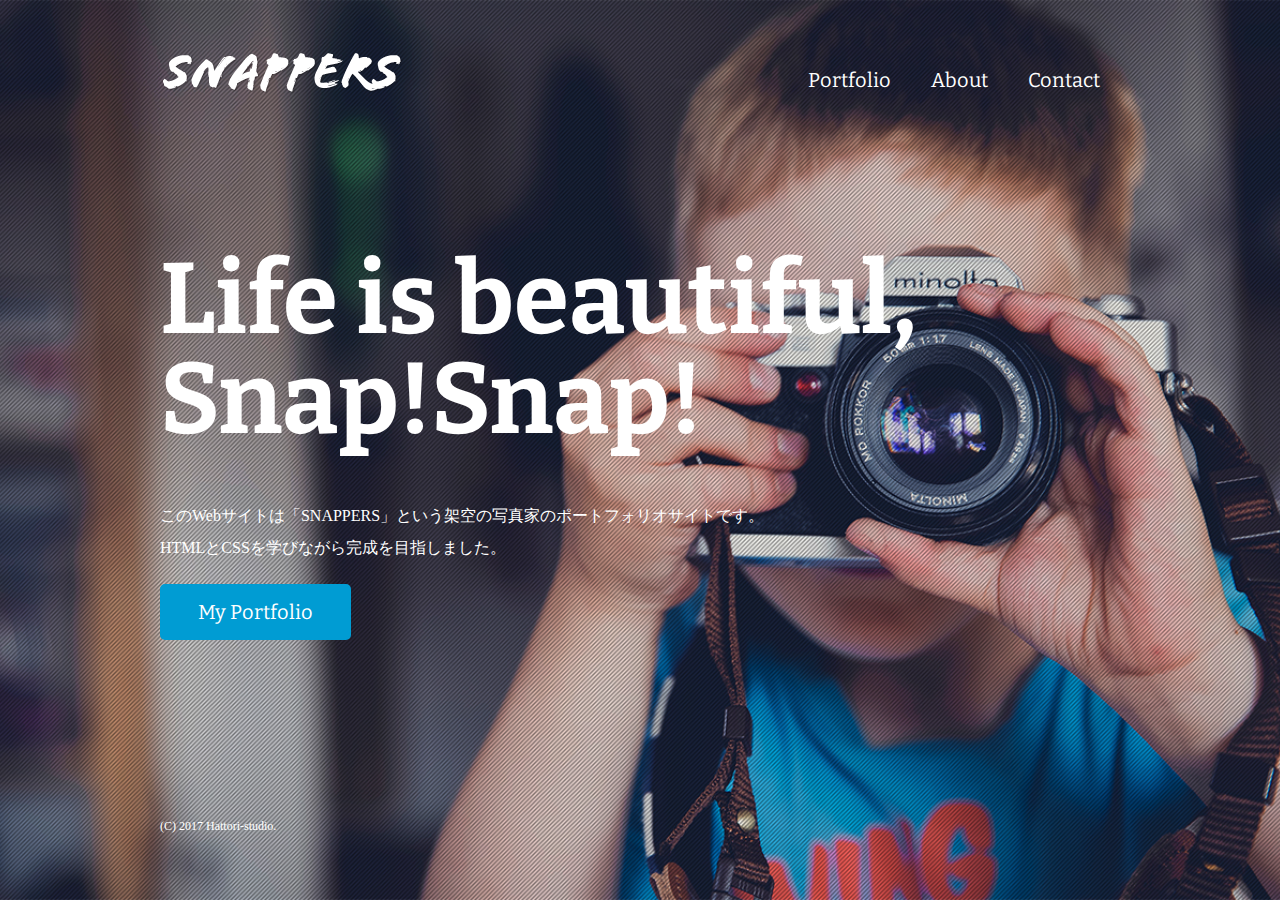
<file: index.html>
<!DOCTYPE html>
<html>

<head>
    <meta charset="utf-8" />
    <title>風景写真家「SNAPPERS」official Website</title>
    <link href="https://fonts.googleapis.com/css?family=Bitter:400,700" rel="stylesheet" />
    <link href="css/style.css" rel="stylesheet" />
    <!--googleフォント-->
    <link rel="icon" type="image/png" sizes="128x128" href="images/style.css" />
    <!--ファビコン-->
</head>

<body id="index">
    <!--id属性。トップページをほかのページと区別するための目印として機能します。ページごとに異なる指定ができる -->

    <!--header始まり -->
    <header>
        <div class="logo">
            <a href="index.html"><img src="images/logo.png" alt="SNAPPERS" /></a>
            <!--ロゴにトップページのリンクを設定する -->
        </div>
        <nav>
            <ul class="global-nav">
                <li><a href="portfolio.html">Portfolio</a></li>
                <!--ナビコンテンツはリンク化-->
                <li><a href="about.html">About</a></li>
                <li><a href="contact.html">Contact</a></li>
            </ul>
        </nav>
    </header>
    <!--header終わり-->

    <!--wrapper始まり-->
    <div id="wrap">
        <div class="content">
            <h1>Life is beautiful, Snap!Snap!</h1>
            <p>
                このWebサイトは「SNAPPERS」という架空の写真家のポートフォリオサイトです。<br />HTMLとCSSを学びながら完成を目指しました。
            </p>
            <p class="btn"><a href="portfolio.html">My Portfolio</a></p>
        </div>
    </div>
    <!--wrapper終わり-->

    <!-- footer始まり-->
    <footer>
        <small>(C) 2017 Hattori-studio.</small>
    </footer>
    <!-- footer終わり-->
</body>

</html>
</file>
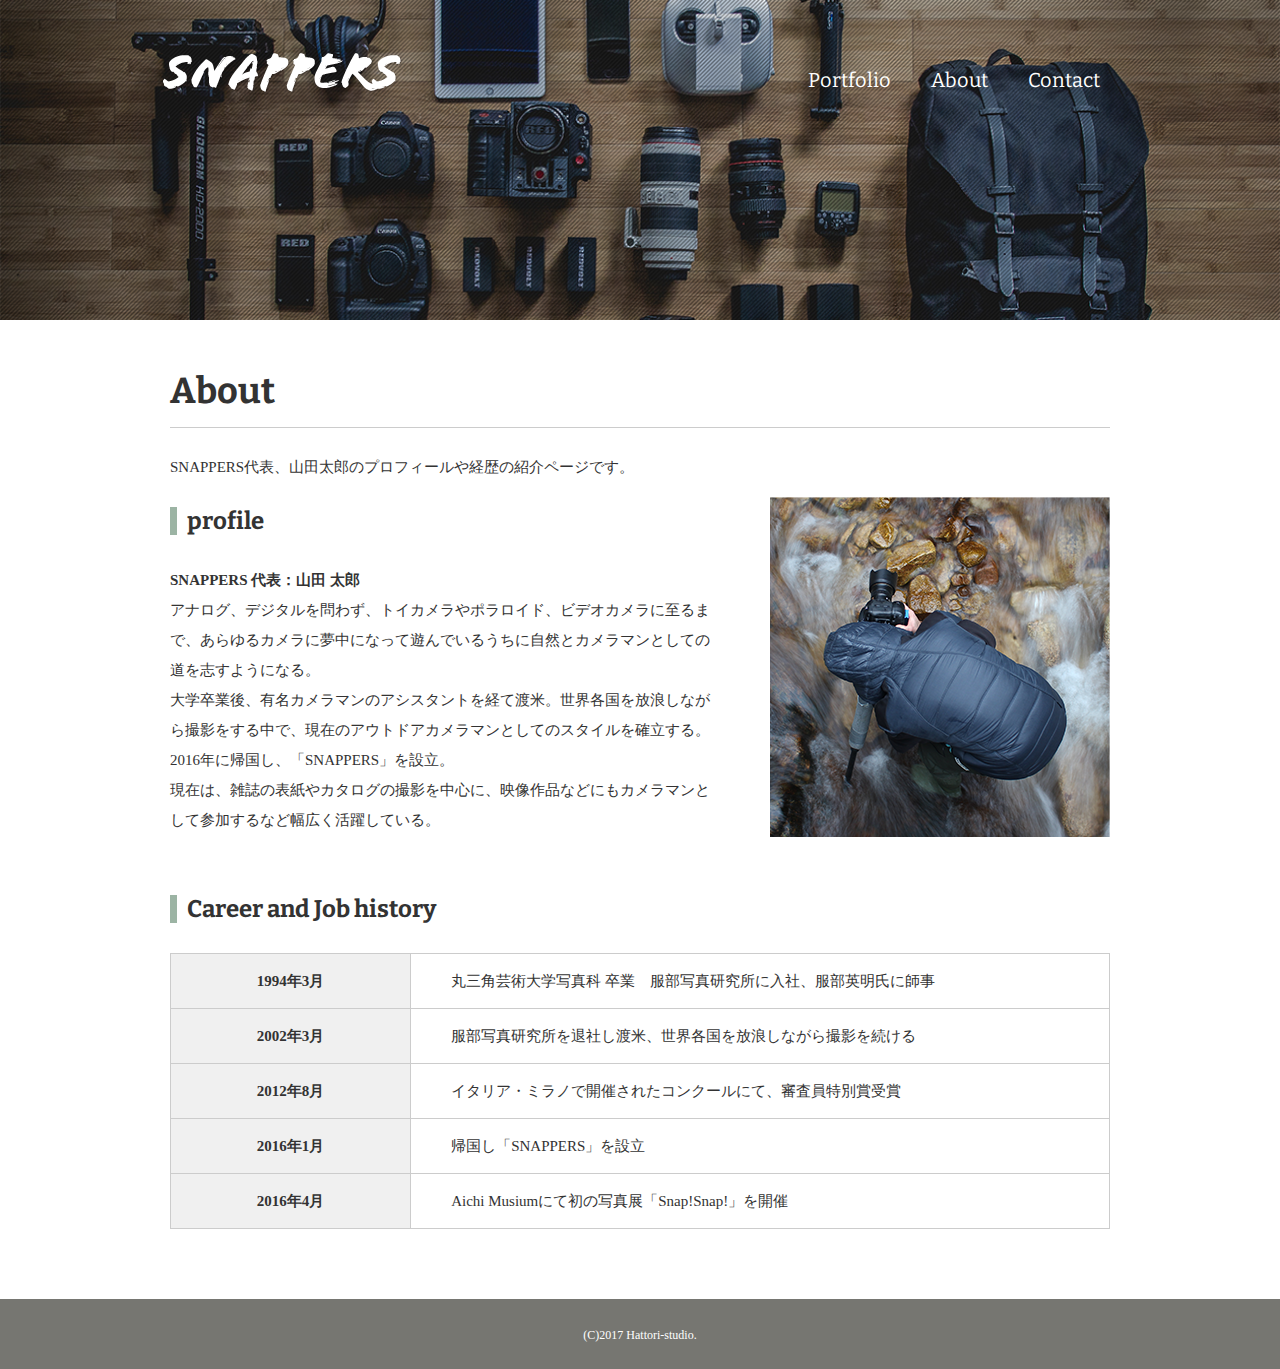
<file: about.html>
<!DOCTYPE html>
<html>
<head>
<meta charset="UTF-8">
<title>About | 風景写真家「SNAPPERS」</title>
<link href="https://fonts.googleapis.com/css?family=Bitter:400,700" rel="stylesheet">
<link href="css/style.css" rel="stylesheet">
</head>
<body id="about">
  
  <!-- header始まり -->
  <header>
    <div class="logo">
      <a href="index.html"><img src="images/logo.png" alt="SNAPPERS"></a>
    </div>
    <nav>
      <ul class="global-nav">
        <li><a href="portfolio.html">Portfolio</a></li>
        <li><a href="about.html">About</a></li>
        <li><a href="contact.html">Contact</a></li>
      </ul>
    </nav>
  </header>
  <!-- header終わり -->
  
  <!-- wrap始まり -->
  <div id="wrap">
    <div class="content">
      <!-- コンテンツエリア作成 -->
      <div class="main-center">
        <h1>About</h1>
        <p>SNAPPERS代表、山田太郎のプロフィールや経歴の紹介ページです。</p>

        <!-- プロフィールのセクション-->
        <section class="profile clearfix">
          <!-- プロフィールのテキストエリア-->
          <div class="profile-txt">
            <h2 class="icon">profile</h2>
            <p><span>SNAPPERS 代表：山田 太郎</span><br>
              アナログ、デジタルを問わず、トイカメラやポラロイド、ビデオカメラに至るまで、あらゆるカメラに夢中になって遊んでいるうちに自然とカメラマンとしての道を志すようになる。<br>
              大学卒業後、有名カメラマンのアシスタントを経て渡米。世界各国を放浪しながら撮影をする中で、現在のアウトドアカメラマンとしてのスタイルを確立する。2016年に帰国し、「SNAPPERS」を設立。<br>
              現在は、雑誌の表紙やカタログの撮影を中心に、映像作品などにもカメラマンとして参加するなど幅広く活躍している。</p>
          </div>
          <!-- プロフィールの画像エリア-->
          <img src="images/about-profile.png" alt="山田太郎プロフィール画像" class="profile-image">
        </section>
          <!-- 経歴セクション-->
          <section class="career">
            <h2 class="icon">Career and Job history</h2>
            <table>
              <tr>
                <th>1994年3月</th>
                <td>丸三角芸術大学写真科 卒業　服部写真研究所に入社、服部英明氏に師事</td>
              </tr>
              <tr>
                <th>2002年3月</th>
                <td>服部写真研究所を退社し渡米、世界各国を放浪しながら撮影を続ける</td>
              </tr>
              <tr>
                <th>2012年8月</th>
                <td>イタリア・ミラノで開催されたコンクールにて、審査員特別賞受賞</td>
              </tr>
              <tr>
                <th>2016年1月</th>
                <td>帰国し「SNAPPERS」を設立</td>
              </tr>
              <tr>
                <th>2016年4月</th>
                <td>Aichi Musiumにて初の写真展「Snap!Snap!」を開催</td>
              </tr>
            </table>
          </section>
      </div>
    </div>
  </div>
  <!-- wrap終わり -->
  
  <!-- footer始まり -->
  <footer>
    <small>(C)2017 Hattori-studio.</small>
  </footer>
  <!-- footer終わり -->
  
</body>
</html>
</file>
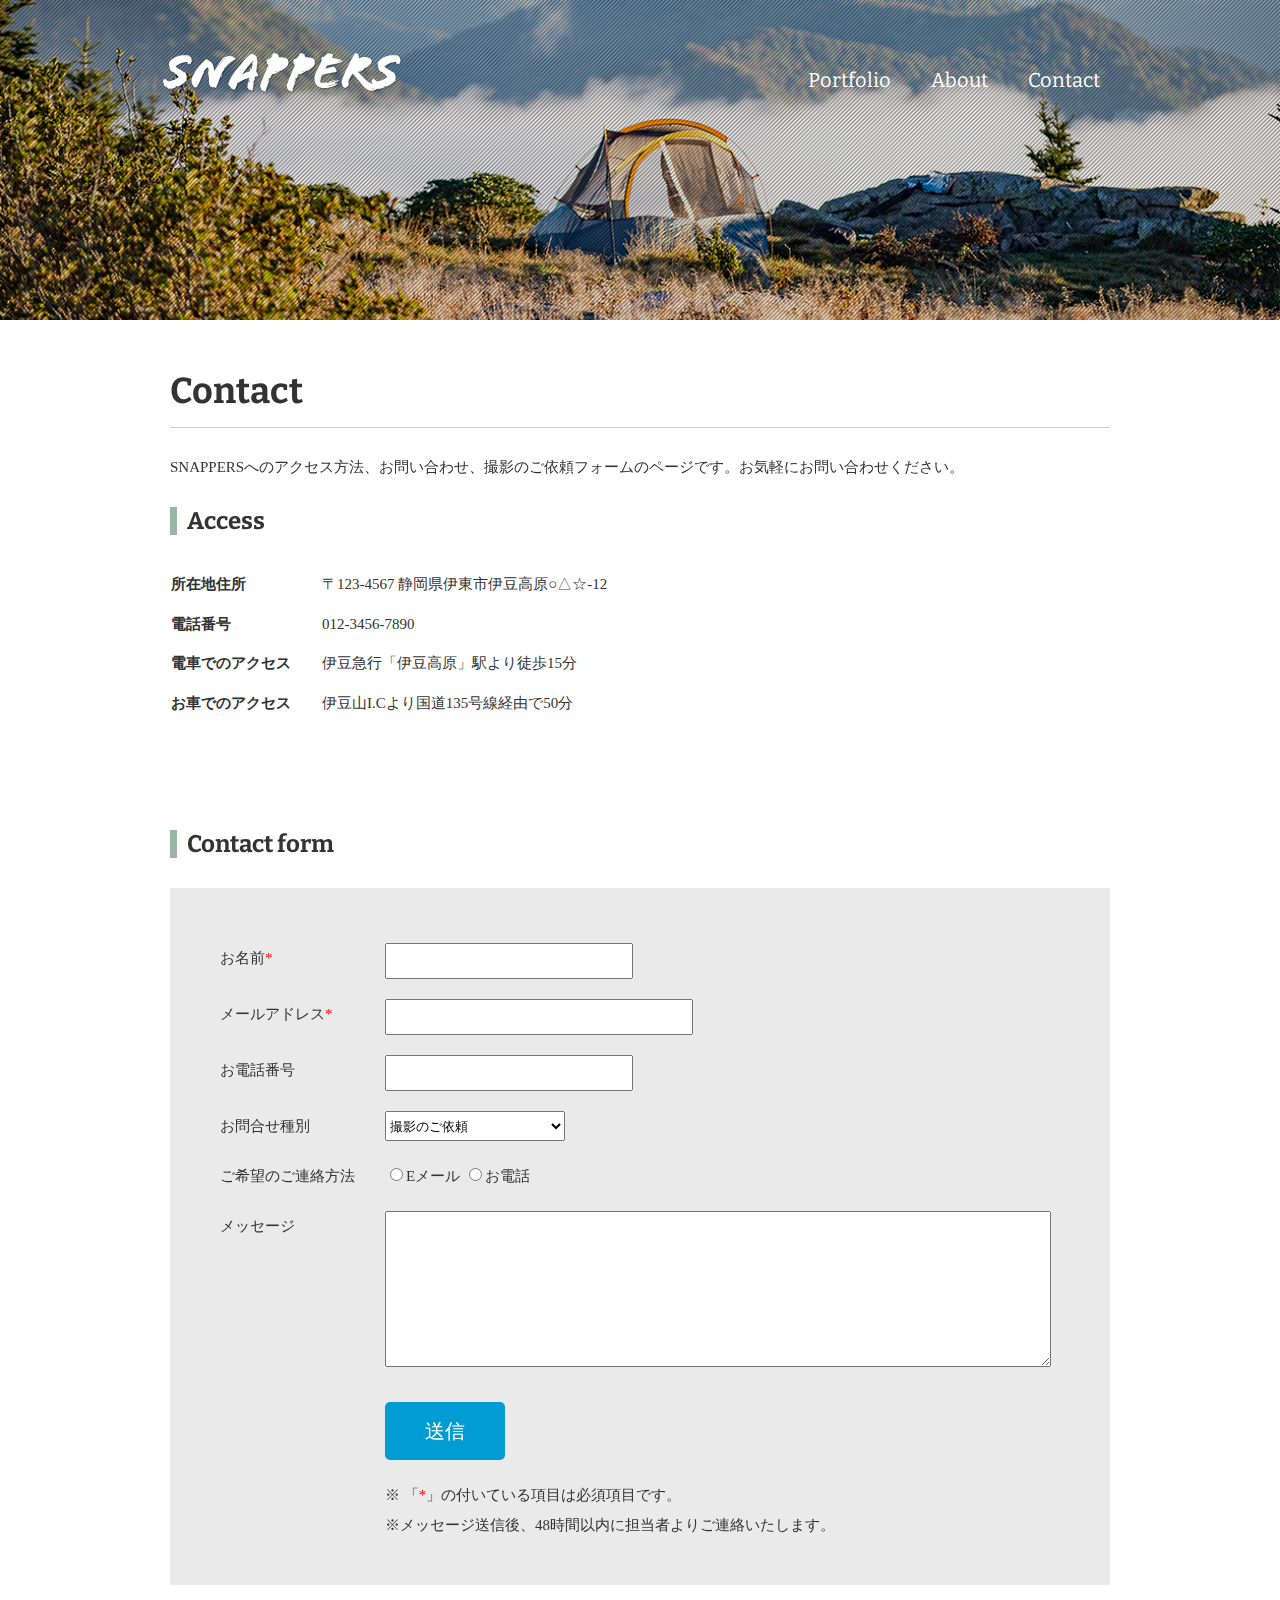
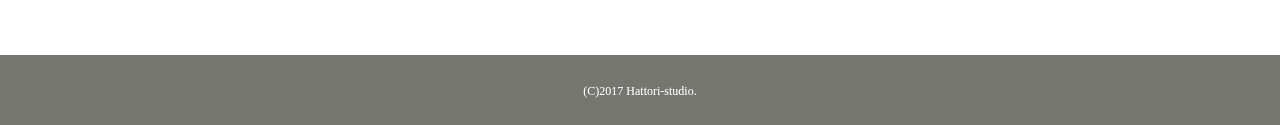
<file: contact.html>
<!DOCTYPE html>
<html>

<head>
    <meta charset="UTF-8">
    <title>Contact | 風景写真家「SNAPPERS」</title>
    <link href="https://fonts.googleapis.com/css?family=Bitter:400,700" rel="stylesheet">
    <link href="css/style.css" rel="stylesheet">
</head>

<body id="contact">
    <!-- header始まり -->
    <header>
        <div class="logo">
            <a href="index.html"><img src="images/logo.png" alt="SNAPPERS"></a>
        </div>
        <nav>
            <ul class="global-nav">
                <li><a href="portfolio.html">Portfolio</a></li>
                <li><a href="about.html">About</a></li>
                <li><a href="contact.html">Contact</a></li>
            </ul>
        </nav>
    </header>
    <!-- header終わり -->

    <!-- wrap始まり -->
    <div id="wrap">
        <div class="content">
            <div class="main-center">
                <h1>Contact</h1>
                <p>SNAPPERSへのアクセス方法、お問い合わせ、撮影のご依頼フォームのページです。お気軽にお問い合わせください。</p>
                <section class="access clearfix">
                    <h2 class="icon">Access</h2>
                    <table>
                        <tr>
                            <th>所在地住所</th>
                            <td>〒123-4567 静岡県伊東市伊豆高原○△☆-12</td>
                        </tr>
                        <tr>
                            <th>電話番号</th>
                            <td>012-3456-7890</td>
                        </tr>
                        <tr>
                            <th>電車でのアクセス</th>
                            <td>伊豆急行「伊豆高原」駅より徒歩15分</td>
                        </tr>
                        <tr>
                            <th>お車でのアクセス</th>
                            <td>伊豆山I.Cより国道135号線経由で50分</td>
                        </tr>
                    </table>
                    <iframe src="https://www.google.com/maps/embed?pb=!1m18!1m12!1m3!1d3273.1425016216936!2d139.1061616154649!3d34.87776778122144!2m3!1f0!2f0!3f0!3m2!1i1024!2i768!4f13.1!3m3!1m2!1s0x6019dcd319ce2d9f%3A0xbc111be9ad0e0569!2z5LyK6LGG6auY5Y6f!5e0!3m2!1sja!2sjp!4v1494779533095"
                        width="460" height="220" frameborder="0" style="border:0" allowfullscreen></iframe>
                </section>
                <!-- フォームセクション-->
                <section>
                    <h2 class="icon">Contact form</h2>
                    <div class="form">
                        <form>
                            <dl>
                                <dt><span class="required">お名前</span></dt>
                                <dd><input type="text" name="name" class="name" required></dd>
                                <dt><span class="required">メールアドレス</span></dt>
                                <dd><input type="email" name="email" class="email" required></dd>
                                <dt>お電話番号</dt>
                                <dd><input type="tel" name="tel" class="tel"></dd>
                                <dt>お問合せ種別</dt>
                                <dd>
                                    <select name="type" class="type">
                              <option value="撮影のご依頼">撮影のご依頼</option>
                              <option value="講演・各種メディア出演のご依頼">講演・各種メディア出演のご依頼</option>
                              <option value="その他お問い合わせ">その他お問い合わせ</option>
                            </select>
                                </dd>
                                <dt>ご希望のご連絡方法</dt>
                                <dd>
                                    <input type="radio" name="contact" value="Eメール">Eメール
                                    <input type="radio" name="contact" value="お電話">お電話
                                </dd>
                                <dt>メッセージ</dt>
                                <dd><textarea name="message" class="message"></textarea></dd>
                            </dl>
                            <button type="submit" class="btn" value="送信">送信</button>
                        </form>
                        <div class="attention">
                            <p>※ 「<span class="required"></span>」の付いている項目は必須項目です。<br>※メッセージ送信後、48時間以内に担当者よりご連絡いたします。</p>
                        </div>
                    </div>
                </section>
            </div>
        </div>
    </div>
    <!-- wrap終わり -->

    <!-- footer始まり -->
    <footer>
        <small>(C)2017 Hattori-studio.</small>
    </footer>
    <!-- footer終わり -->

</body>

</html>
</file>
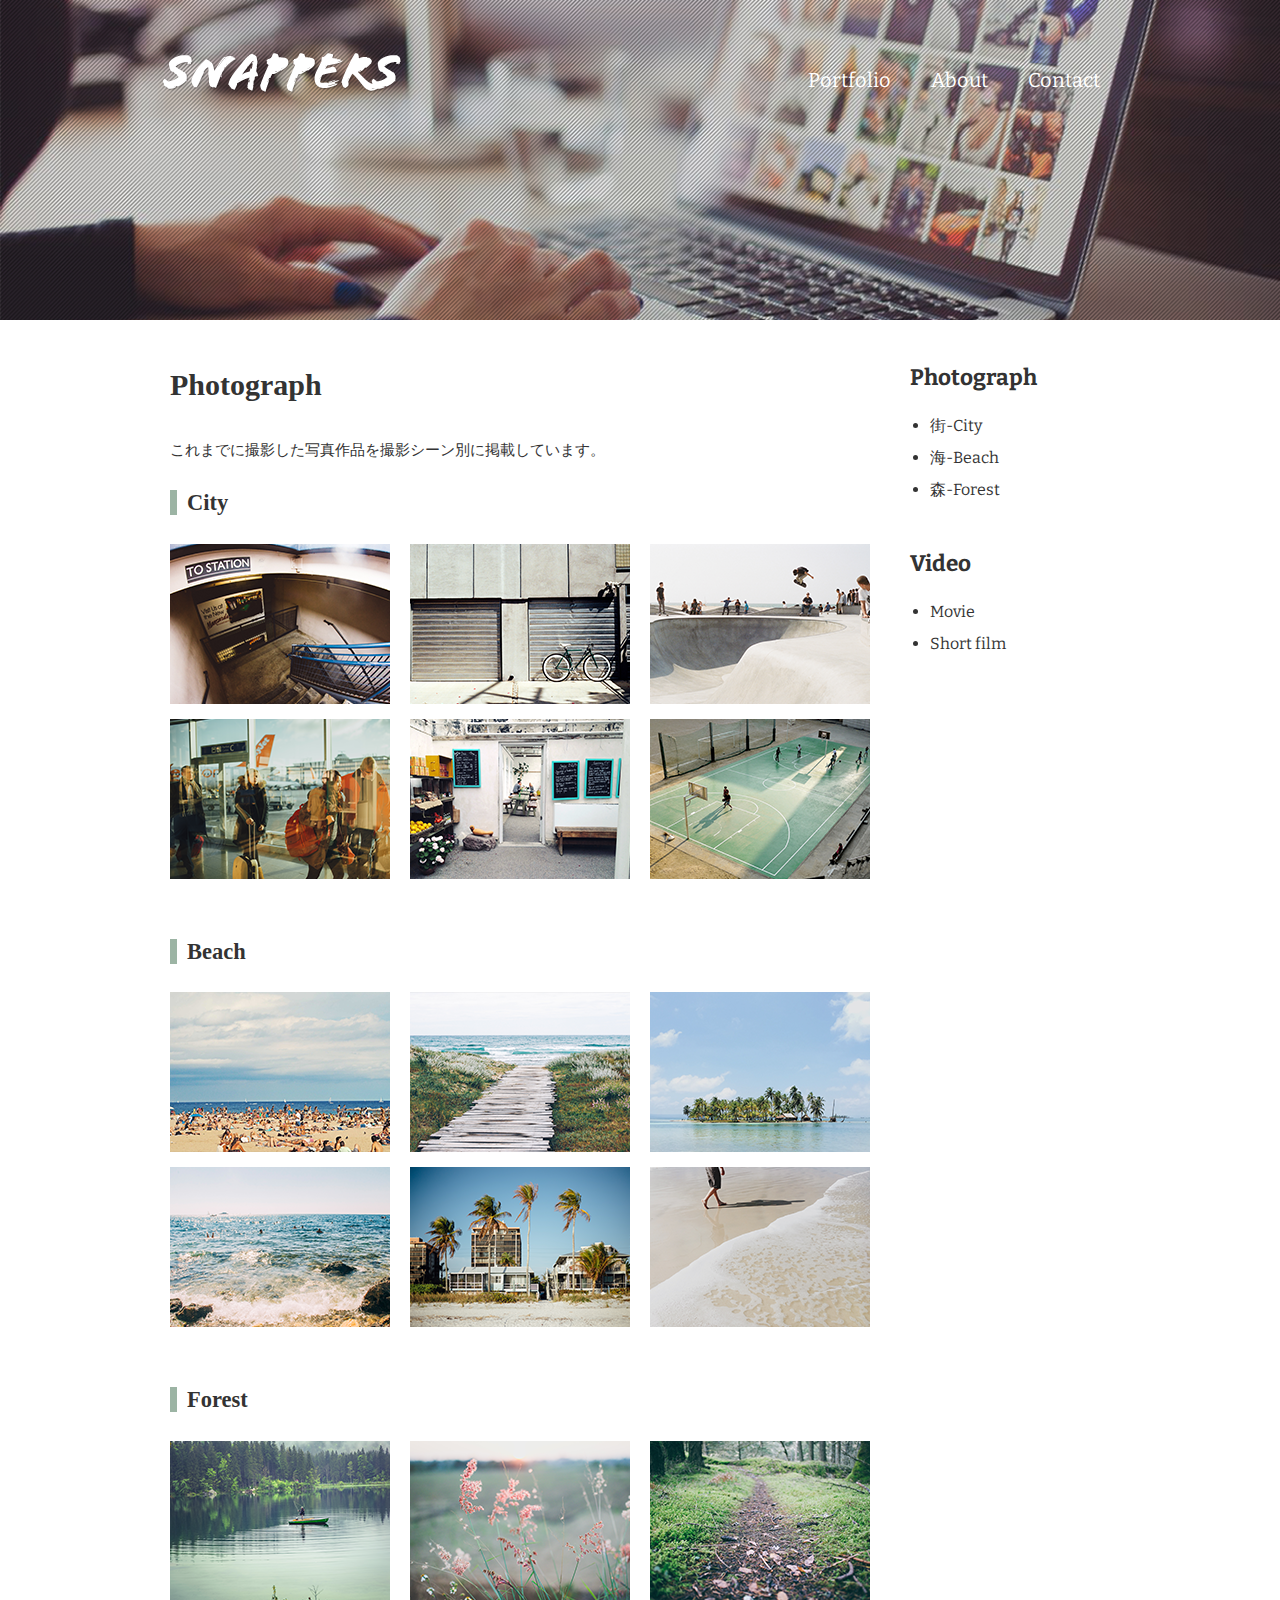
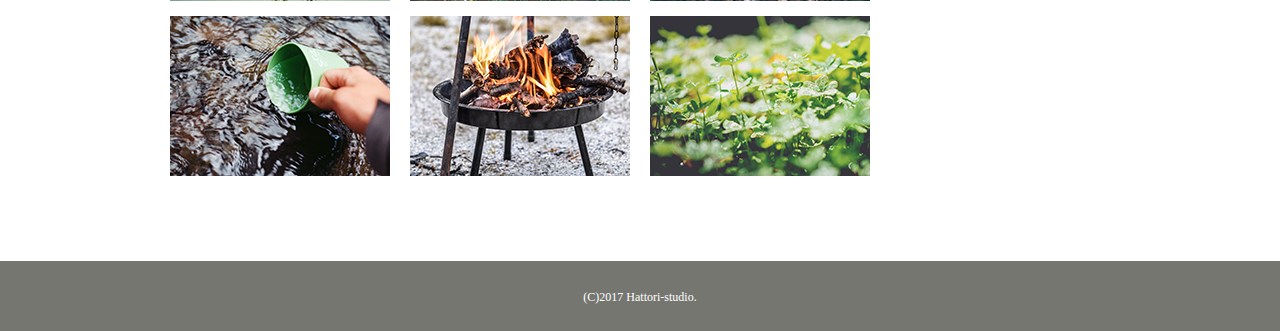
<file: photograph.html>
<!DOCTYPE html>
<html>
<head>
<meta charset="UTF-8">
<title>Photograph｜風景写真家「SNAPPERS」</title>
<link href="https://fonts.googleapis.com/css?family=Bitter:400,700" rel="stylesheet">
<link href="css/style.css" rel="stylesheet">
</head>
<body id="photograph">
  
  <!-- header始まり -->
  <header>
    <div class="logo">
      <a href="index.html"><img src="images/logo.png" alt="SNAPPERS"></a>
    </div>
    <nav>
      <ul class="global-nav">
        <li><a href="portfolio.html">Portfolio</a></li>
        <li><a href="about.html">About</a></li>
        <li><a href="contact.html">Contact</a></li>
      </ul>
    </nav>
  </header>
  <!-- header終わり -->
  
  <!-- wrap始まり -->
  <div id="wrap" class="clearfix">
    <div class="content">
      <div class="main">
        <h1>Photograph</h1>
        <p>これまでに撮影した写真作品を撮影シーン別に掲載しています。</p>
        <section id="city">
          <h2 class="icon">City</h2>
          <ul class="clearfix photograph-list">
            <li><img src="images/photograph-city-01.png" alt="駅への階段"></li>
            <li><img src="images/photograph-city-02.png" alt="自転車とシャッター"></li>
            <li><img src="images/photograph-city-03.png" alt="スケートパーク"></li>
            <li><img src="images/photograph-city-04.png" alt="エアポート"></li>
            <li><img src="images/photograph-city-05.png" alt="雑貨を扱う店舗"></li>
            <li><img src="images/photograph-city-06.png" alt="ストリートバスケ"></li>
          </ul>
        </section>
        <section id="beach">
          <h2 class="icon">Beach</h2>
          <ul class="clearfix photograph-list">
            <li><img src="images/photograph-beach-01.png" alt="海水浴場"></li>
            <li><img src="images/photograph-beach-02.png" alt="ビーチへ続く道"></li>
            <li><img src="images/photograph-beach-03.png" alt="離れ小島"></li>
            <li><img src="images/photograph-beach-04.png" alt="岩場と波"></li>
            <li><img src="images/photograph-beach-05.png" alt="ヤシの木"></li>
            <li><img src="images/photograph-beach-06.png" alt="波打ち際"></li>
          </ul>
        </section>
        <section id="forest">
          <h2 class="icon">Forest</h2>
          <ul class="clearfix photograph-list">
            <li><img src="images/photograph-forest-01.png" alt="池と小舟"></li>
            <li><img src="images/photograph-forest-02.png" alt="可憐な花"></li>
            <li><img src="images/photograph-forest-03.png" alt="森の小径"></li>
            <li><img src="images/photograph-forest-04.png" alt="清流をカップで掬う"></li>
            <li><img src="images/photograph-forest-05.png" alt="焚き火台"></li>
            <li><img src="images/photograph-forest-06.png" alt="新芽と若葉"></li>
          </ul>
        </section>
      </div>
      <aside class="sidebar">
        <section>
          <h2>Photograph</h2>
          <ul>
            <li><a href="photograph.html#city">街-City</a></li>
            <li><a href="photograph.html#beach">海-Beach</a></li>
            <li><a href="photograph.html#forest">森-Forest</a></li>
          </ul>
        </section>
        <section>
          <h2>Video</h2>
          <ul>
            <li><a href="video.html#movie">Movie</a></li>
            <li><a href="video.html#short-film">Short film</a></li>
          </ul>
        </section>
      </aside>
    </div>
  </div>
  <!-- wrap終わり -->
  
  <!-- footer始まり -->
  <footer>
    <small>(C)2017 Hattori-studio.</small>
  </footer>
  <!-- footer終わり -->
  
</body>
</html>
</file>
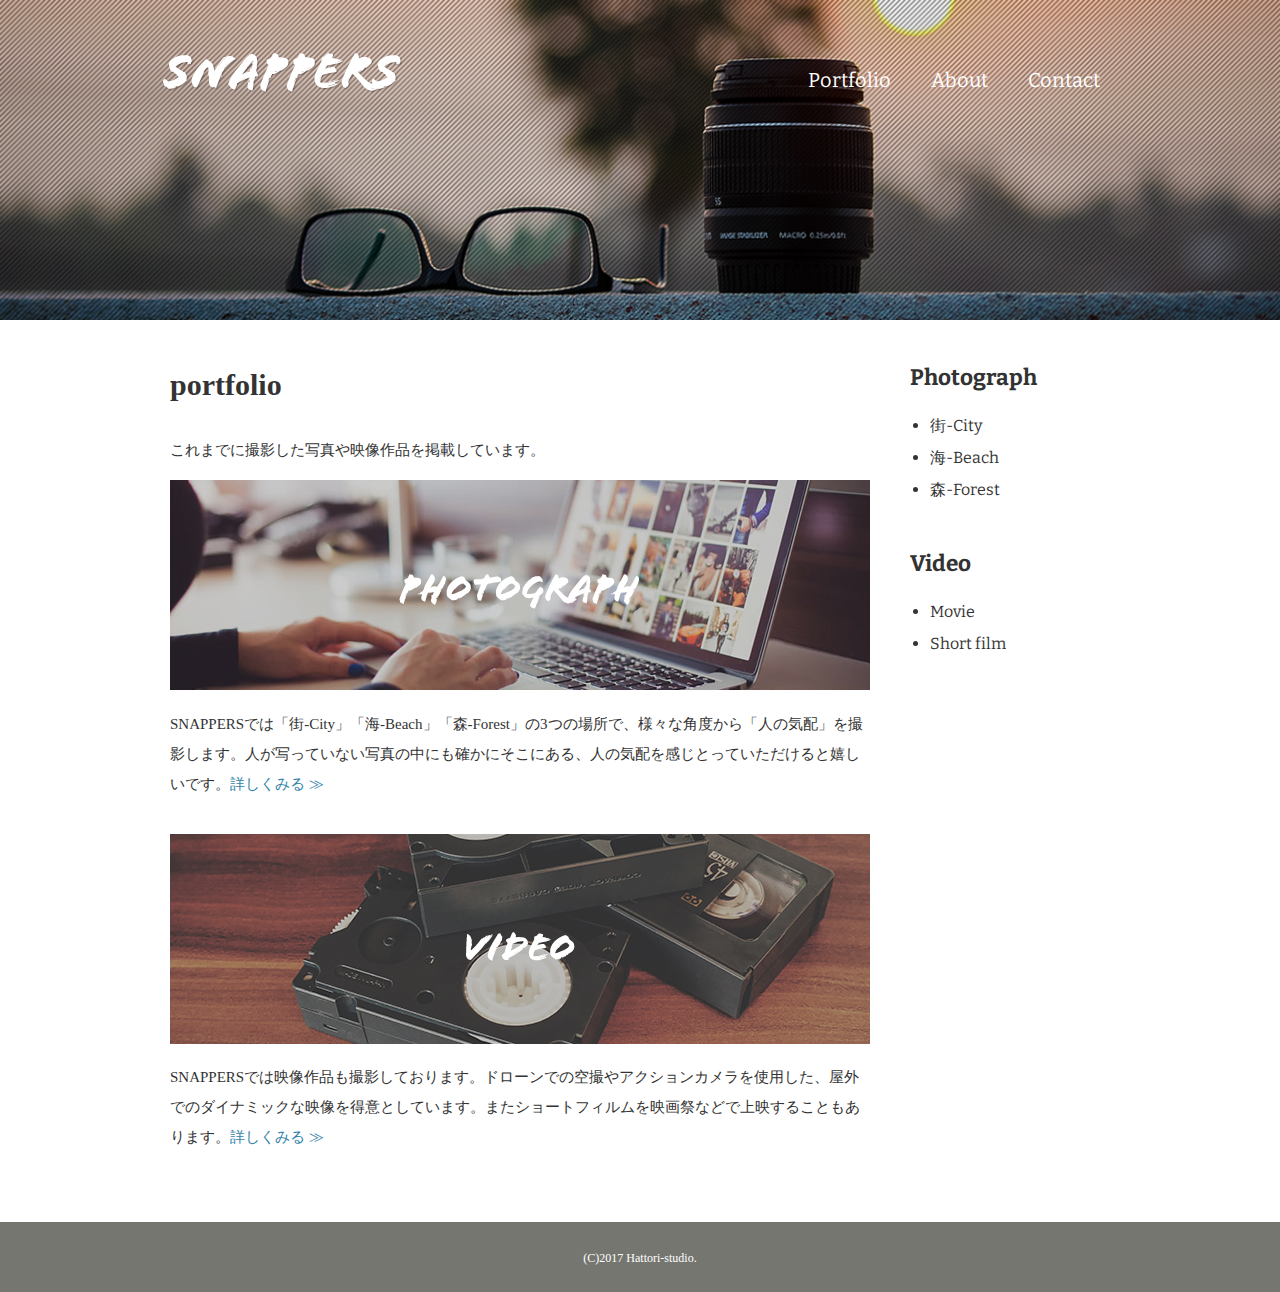
<file: portfolio.html>
<!DOCTYPE html>
<html>

<head>
    <meta charset="UTF-8" />
    <title>portfolio | 風景写真家「SNAPPERS」</title>
    <link href="https://fonts.googleapis.com/css?family=Bitter:400,700" rel="stylesheet" />
    <link href="css/style.css" rel="stylesheet" />

    <!-- レスポンシブルデザイン関係 -->
    <meta name="viewport" content="width=device-width, initial-scale=1">

</head>

<body id="portfolio">
    <!-- header始まり -->
    <header>
        <div class="logo">
            <a href="index.html"><img src="images/logo.png" alt="SNAPPERS" /></a>
        </div>
        <nav>
            <ul class="global-nav">
                <li><a href="portfolio.html">Portfolio</a></li>
                <li><a href="about.html">About</a></li>
                <li><a href="contact.html">Contact</a></li>
            </ul>
        </nav>
    </header>
    <!-- header終わり -->

    <!-- wrap始まり -->
    <div id="wrap" class="clearfix">
        <div class="content">
            <!-- メインエリア -->
            <div class="main">
                <h1>portfolio</h1>
                <p>これまでに撮影した写真や映像作品を掲載しています。</p>
                <section>
                    <!-- sectionクラスなのでPHOTOGRAPHを見出しにする。 -->
                    <h2>
                        <a href="photograph.html"><img src="images/portfolio-photo.jpg" alt="PHOTOGRAPH" /></a>
                    </h2>
                    <p>
                        SNAPPERSでは「街-City」「海-Beach」「森-Forest」の3つの場所で、様々な角度から「人の気配」を撮影します。人が写っていない写真の中にも確かにそこにある、人の気配を感じとっていただけると嬉しいです。<a href="photograph.html">詳しくみる ≫</a
              >
            </p>
          </section>

          <section>
            <h2>
              <a href="video.html"
                ><img src="images/portfolio-video.jpg" alt="VIDEO"
              /></a>
                        </h2>
                        <p>
                            SNAPPERSでは映像作品も撮影しております。ドローンでの空撮やアクションカメラを使用した、屋外でのダイナミックな映像を得意としています。またショートフィルムを映画祭などで上映することもあります。<a href="video.html">詳しくみる ≫</a
              >
            </p>
          </section>
        </div>

        <!-- サイドエリア -->
        <aside class="sidebar">
          <section>
            <h2>Photograph</h2>
            <ul>
              <li><a href="photograph.html#city">街-City</a></li>
                            <li><a href="photograph.html#beach">海-Beach</a></li>
                            <li><a href="photograph.html#forest">森-Forest</a></li>
                            </ul>
                </section>
                <section>
                    <h2>Video</h2>
                    <ul>
                        <li><a href="video.html#movie">Movie</a></li>
                        <li><a href="video.html#short-film">Short film</a></li>
                    </ul>
                </section>
                </aside>
            </div>
        </div>
        <!-- wrap終わり -->

        <!-- footer始まり -->
        <footer>
            <small>(C)2017 Hattori-studio.</small>
        </footer>
        <!-- footer終わり -->
</body>

</html>
</file>
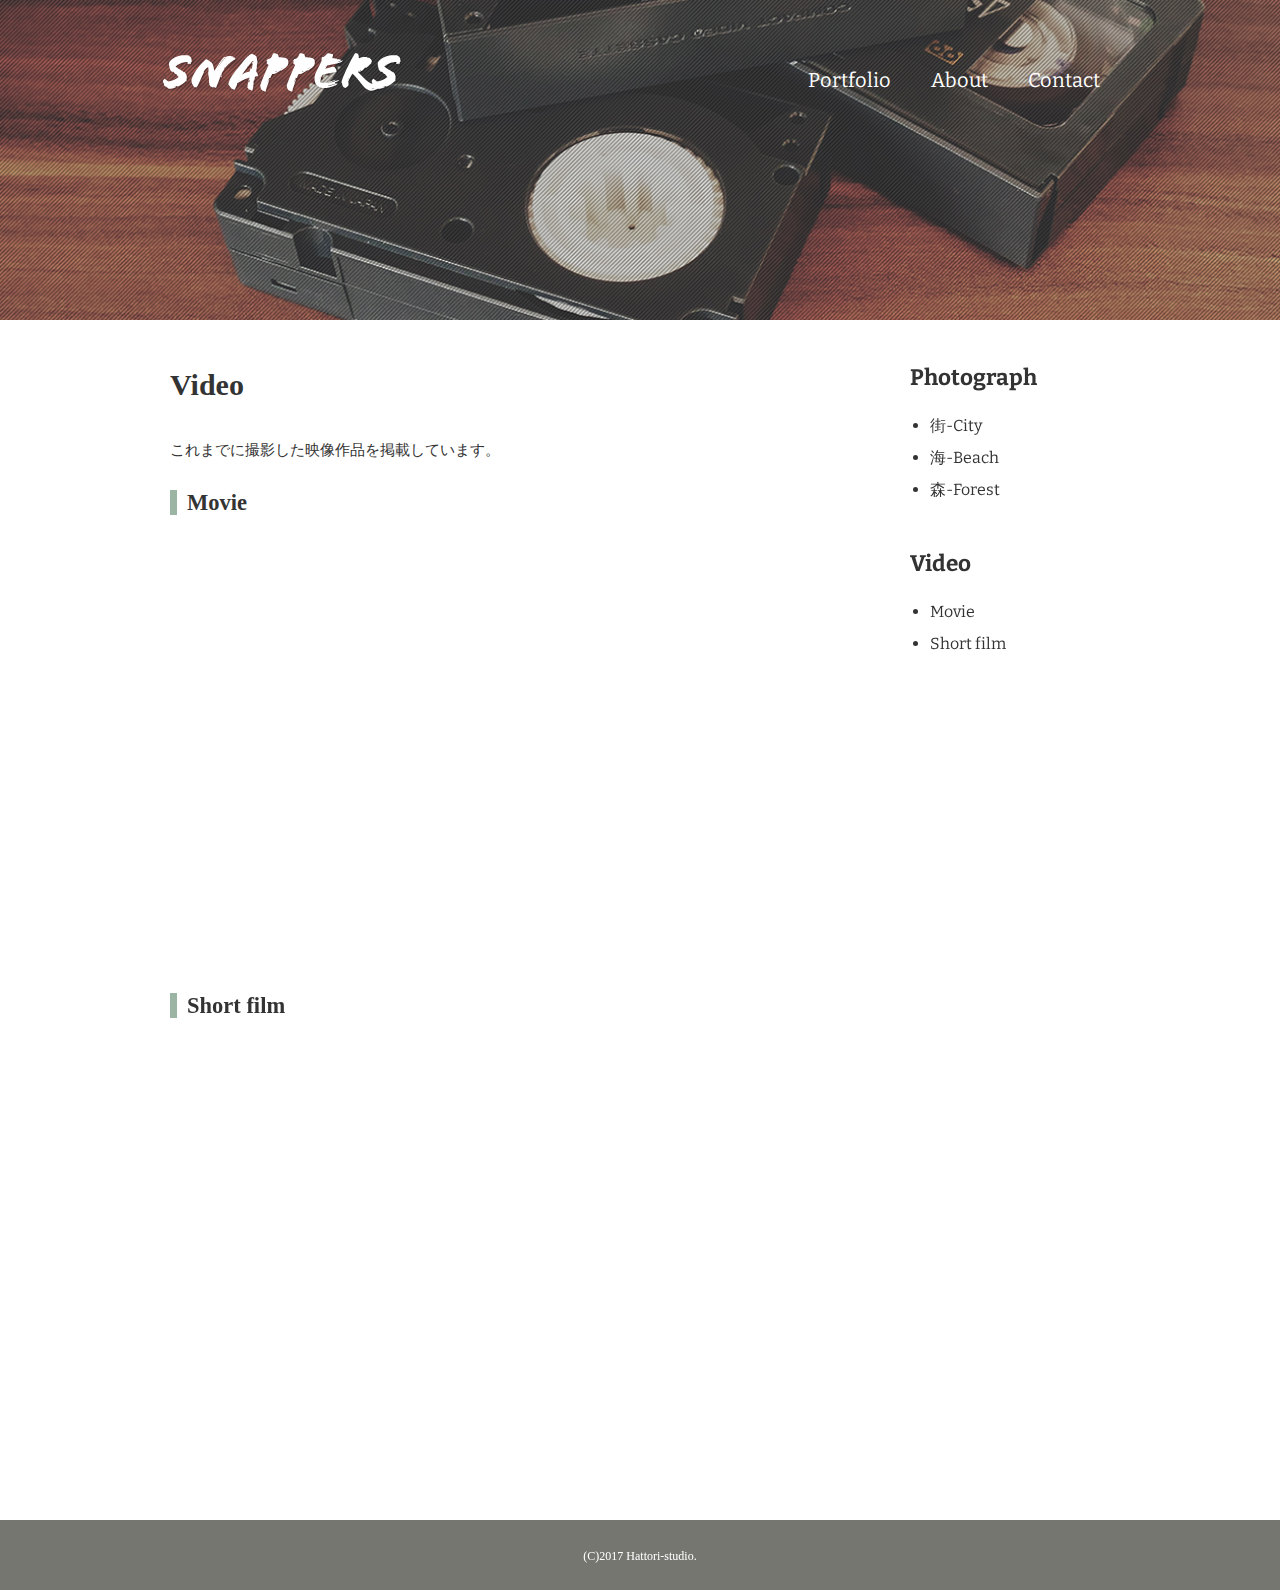
<file: video.html>
<!DOCTYPE html>
<html>

<head>
    <meta charset="UTF-8">
    <title>Video｜風景写真家「SNAPPERS」</title>
    <link href="https://fonts.googleapis.com/css?family=Bitter:400,700" rel="stylesheet">
    <link href="css/style.css" rel="stylesheet">
</head>

<body id="video">

    <!-- header始まり -->
    <header>
        <div class="logo">
            <a href="index.html"><img src="images/logo.png" alt="SNAPPERS"></a>
        </div>
        <nav>
            <ul class="global-nav">
                <li><a href="portfolio.html">Portfolio</a></li>
                <li><a href="about.html">About</a></li>
                <li><a href="contact.html">Contact</a></li>
            </ul>
        </nav>
    </header>
    <!-- header終わり -->

    <!-- wrap始まり -->
    <div id="wrap" class="clearfix">
        <div class="content">
            <div class="main">
                <h1>Video</h1>
                <p>これまでに撮影した映像作品を掲載しています。</p>
                <section id="movie">
                    <h2 class="icon">Movie</h2>
                    <iframe width="700" height="394" src="https://www.youtube.com/embed/DgNOX9lfck8" frameborder="0" allow="accelerometer; autoplay; encrypted-media; gyroscope; picture-in-picture" allowfullscreen></iframe>
                </section>
                <section id="short-film">
                    <h2 class="icon">Short film</h2>
                    <iframe width="700" height="394" src="https://www.youtube.com/embed/NSojQoROjHk" frameborder="0" allow="accelerometer; autoplay; encrypted-media; gyroscope; picture-in-picture" allowfullscreen></iframe>
                </section>
            </div>
            <aside class="sidebar">
                <section>
                    <h2>Photograph</h2>
                    <ul>
                        <li><a href="photograph.html#city">街-City</a></li>
                        <li><a href="photograph.html#beach">海-Beach</a></li>
                        <li><a href="photograph.html#forest">森-Forest</a></li>
                    </ul>
                </section>
                <section>
                    <h2>Video</h2>
                    <ul>
                        <li><a href="video.html#movie">Movie</a></li>
                        <li><a href="video.html#short">Short film</a></li>
                    </ul>
                </section>
            </aside>
        </div>
    </div>
    <!-- wrap終わり -->

    <!-- footer始まり -->
    <footer>
        <small>(C)2017 Hattori-studio.</small>
    </footer>
    <!-- footer終わり -->

</body>

</html>
</file>
<file: css/style.css>
/* */
    /*ページの余白をゼロに設定する*/
    
    body {
        margin: 0;
        padding: 0;
        background-color: #cccccc;
        color: #333333;
        font-size: 15px;
        line-height: 2;
    }
    /*リセットCSS */
    /*見出しと段落の上のマージンをなくす*/
    
    p,
    h1,
    h2,
    h3,
    h4,
    h5,
    h6 {
        margin-top: 0;
    }
    /*画像の下部の余白をなくす*/
    
    img {
        vertical-align: bottom;
    }
    /*リストの余白をなくす*/
    
    ul {
        margin: 0;
        padding: 0;
    }
    /*訪問前/後のリンク文字の色を指定するor マウスポインターを置いたときだけ、リンク文字の下図の表示/非表示を指定する*/
    
    a {
        color: #3583aa;
        text-decoration: none;
    }
    
    a:visited {
        color: #788d98;
    }
    
    a:hover {
        text-decoration: underline;
    }
    /*ここから各要素のstyle設定に入る*/
    /*headerエリア*/
    /* ヘッダーエリアのサイズを設定する。*webサイトの標準的な横幅サイズです*/
    /* ヘッダーエリアの位置を設定する。*/
    
    header {
        width: 960px;
        height: 100px;
        margin: 0 auto;
    }
    /* ロゴとメニューの位置を指定する。そして、ロゴとメニューの位置を調整する*/
    
    .logo {
        float: left;
        margin-top: 50px;
    }
    
    .global-nav {
        float: right;
        margin-top: 60px;
    }
    /* メニュー項目を横に並べる メニュー項目の細部を調整する*/
    
    .global-nav li {
        float: left;
        margin: 0 20px;
        font-size: 20px;
        list-style: none;
        font-family: "Bitter", serif;
    }
    /* メニュー文字のリンクに色を設定する*/
    
    .global-nav li a {
        color: #ffffff;
    }
    /* メニュー文字の下図を設定する*/
    
    .global-nav li a:hover {
        border-bottom: 2px solid #ffffff;
        padding-bottom: 3px;
        text-decoration: none;
    }
    /*headerエリア終わり*/
    /*wrapperエリア始まり*/
    
    #wrap {
        /* floatプロパティで指定された要素の回り込みを解除する*/
        clear: both;
        background-color: #ffffff;
        /*aboutHTMLの際に追記記載。→コンテンツの背景を白く*/
        margin-top: 220px;
        /*aboutHTMLエリアの際に追記記載→コンテンツエリアの上部に余白を設定する*/
        padding: 35px 0;
        /*aboutHTMLエリアの際に追記記載→コンテンツエリアの内側に余白を設定する*/
    }
    /* wrapperエリアの位置を設定する。*/
    
    .content {
        width: 960px;
        margin: 0 auto;
    }
    /*wrapperエリア終了*/
    /*フッターエリア始まり*/
    
    footer {
        text-align: center;
        color: #ffffff;
        padding: 20px 0;
        background-color: #767671;
    }
    
    footer small {
        font-size: 12px;
    }
    /*フッターエリア終了*/
    /*インデックスページのh1だけに装飾を設定する*/
    
    #index h1 {
        /*文字サイズと行間を指定する*/
        /*文字色と書体を指定する*/
        /*行間を詰める*/
        font-size: 100px;
        line-height: 1;
        color: #ffffff;
        font-family: "Bitter", serif;
        /*②見出しの下の余白を設定する*/
        margin-bottom: 50px;
        border: none;
        /*aboutHTMLエリアの際に追記記載→下線削除*/
    }
    /*①見出しの上の余白を調整する*/
    
    #index .content {
        margin-top: 150px;
    }
    /*本文を調整する　③文字サイズを指定する*/
    
    #index p {
        font-size: 16px;
        color: #ffffff;
    }
    
    .btn a {
        /*④ボタン背景色と文字の装飾*/
        background-color: #009cd3;
        color: #ffffff;
        font-size: 20px;
        font-family: "Bitter", serif;
        /*⑤ボタンサイズ調整*/
        width: 185px;
        /*⑥ブロックレベルに*/
        display: block;
        /*⑦文字位置、ボタンの角、枠線設定*/
        text-align: center;
        line-height: 50px;
        margin-top: 20px;
        border-radius: 5px;
        border: 3px solid #009cd3;
    }
    /*⑧マウスを置いたときのデザイン*/
    
    .btn a:hover {
        text-decoration: none;
        background-color: #ffffff;
        color: #009cd3;
    }
    
    #index footer {
        width: 960px;
        margin: 150px auto 0 auto;
        text-align: left;
        background-color: transparent;
        /*aboutHTMLエリアの際に追記記載→背景色削除*/
    }
    /*背景画像について*/
    
    #index {
        background-image: url(../images/bg-index.jpg);
        background-repeat: no-repeat;
        background-position: center center;
        background-attachment: fixed;
        background-size: cover;
    }
    /*aboutページのCSS*/
    /*背景画像*/
    
    #about {
        background-image: url(../images/bg-about.jpg);
        background-repeat: no-repeat;
        background-position: center top;
        /*背景画像の表示位置を設定する*/
        background-attachment: fixed;
        background-size: 100% auto;
        /*全体を覆うのではなく、領域に収まるように表示したい。*/
    }
    
    .main-center {
        width: 940px;
        /*横幅20px引いている。*/
        margin: 0 auto;
    }
    /*見出しの装飾*/
    
    .main-center h1 {
        font-family: "Bitter", serif;
        font-size: 36px;
        border-bottom: 1px solid #cccccc;
    }
    
    .main-center h2 {
        font-family: "Bitter", serif;
        font-size: 24px;
    }
    /*「疑似要素」でiconクラス前で長方形のアイコンを作成した。*/
    
    .icon:before {
        content: "";
        padding-right: 10px;
        border-left: 7px solid #9cb4a4;
    }
    /*テキスト幅を指定、テキストの位置を指定*/
    
    #about .profile-txt {
        width: 540px;
        float: left;
    }
    /*テキストの一部を太字に設定する。*/
    
    #about .profile-txt span {
        font-weight: bold;
    }
    /*プロフィールの画像を指定する*/
    
    #about .profile-image {
        float: right;
    }
    /*上記でfloatを利用したため、浮いた。レイアウトを調整する*/
    
    .clearfix:after {
        content: "";
        display: block;
        clear: both;
    }
    /*セクション間の余白を調整する*/
    
    section {
        margin-bottom: 35px;
    }
    /*ここから表の装飾*/
    /*見出しセルの横幅・背景色・上下幅を指定する*/
    
    #about .career th {
        width: 240px;
        background-color: #f0f0f0;
        padding: 12px 0;
        /*見出しセルの罫線を装飾する*/
        border: 1px solid #cccccc;
    }
    /*データセルの横幅を指定する*/
    
    #about .career td {
        width: 660px;
        /*データセルの上下幅と罫線を指定する*/
        padding: 12px 0 12px 40px;
        border: 1px solid #cccccc;
    }
    /*セルの隙間を指定する*/
    
    table {
        border-spacing: 0;
        /*罫線の表示方法を指定する。*/
        border-collapse: collapse;
    }
    /*indexページの表示でのエラーを解除する*/
    
    #index #wrap {
        background-color: transparent;
        /*透明を表す*/
        margin-top: 0;
        /*余白の設定を解除*/
        padding: 0;
    }
    /*portfolioページのCSS*/
    /*背景画像を設定する*/
    
    #portfolio {
        background-image: url(../images/bg-portfolio.jpg);
        background-repeat: no-repeat;
        background-position: center top;
        /*背景画像の表示位置を設定する*/
        background-attachment: fixed;
        background-size: 100% auto;
        /*全体を覆うのではなく、領域に収まるように表示したい。*/
    }
    
    .main {
        width: 700px;
        margin: 0 10px;
        float: left;
    }
    /*カラム幅は計960pxになるように調整している*/
    
    .sidebar {
        width: 200px;
        margin: 0 10px 0 30px;
        font-family: "Bitter", serif;
    }
    /*画像の透明度を設定する*/
    
    a img:hover {
        opacity: 0.8;
    }
    
    .sidebar {
        width: 200px;
        margin: 0 10px 0 30px;
        float: right;
        font-family: "Bitter", serif;
    }
    
    .sidebar h2 {
        margin-bottom: 10px;
    }
    /*リストの見た目を整える*/
    
    .sidebar ul {
        font-size: 16px;
        margin-left: 20px;
    }
    /*メニュー項目の色を変更する、リンクカラーにしたくないので*/
    
    .sidebar ul a {
        color: #333333;
    }
    /*portfolioページのCSS*/
    /*背景画像の設定*/
    
    #photograph {
        background-image: url(../images/bg-photograph.jpg);
        background-repeat: no-repeat;
        background-position: center top;
        /*背景画像の表示位置を設定する*/
        background-attachment: fixed;
        background-size: 100% auto;
        /*全体を覆うのではなく、領域に収まるように表示したい。*/
    }
    
    #photograph .photograph-list li {
        float: left;
        list-style: none;
        /*画像の余白を設定する*/
        margin: 0 20px 15px 0;
    }
    /*疑似クラスで右の画像の余白をなくす*/
    
    #photograph .photograph-list li:nth-child(3n) {
        margin-right: 0;
    }
    /*videoページのCSS*/
    
    #video {
        background-image: url(../images/bg-video.jpg);
        background-repeat: no-repeat;
        background-position: center top;
        /*背景画像の表示位置を設定する*/
        background-attachment: fixed;
        background-size: 100% auto;
        /*全体を覆うのではなく、領域に収まるように表示したい。*/
    }
    /*contactページのCSS*/
    
    #contact {
        background-image: url(../images/bg-contact.jpg);
        background-repeat: no-repeat;
        background-position: center top;
        /*背景画像の表示位置を設定する*/
        background-attachment: fixed;
        background-size: 100% auto;
        /*全体を覆うのではなく、領域に収まるように表示したい。*/
    }
    /*accessアクションから改造*/
    
    #contact .access table {
        float: left;
    }
    
    #contact .access th,
    #contact .access td {
        /*位置を左寄せ*/
        text-align: left;
        /*上端に寄せる*/
        vertical-align: top;
        line-height: 2.5;
    }
    /*見出しセルとデータセルがくっついているので調整*/
    
    #contact .access td {
        padding-left: 30px;
    }
    /*地図の表示位置を調整する*/
    
    #contact .access iframe {
        width: 460px;
        float: right;
    }
    /*formアクション改造*/
    /*背景色と余白を設定する*/
    
    #contact .form {
        background-color: #eaeaea;
        padding: 30px 50px;
    }
    /*項目名の表示エリアを設定する*/
    /*項目名と入力欄を横並びにする*/
    
    #contact .form dl dt {
        width: 165px;
        padding: 10px 0;
        float: left;
        clear: both;
        /*項目ごとに回り込みを解除する*/
    }
    /*高さ調整*/
    
    #contact .form dl dd {
        padding: 10px 0;
    }
    /*各種フォームパーツ調整*/
    
    #contact .form .name {
        width: 240px;
        height: 30px;
    }
    
    #contact .form .email {
        width: 300px;
        height: 30px;
    }
    
    #contact .form .tel {
        width: 240px;
        height: 30px;
    }
    
    #contact .form .type {
        width: 180px;
        height: 30px;
    }
    
    #contact .form .message {
        width: 660px;
        height: 150px;
    }
    /*ボタンの装飾*/
    
    #contact .form button {
        background-color: #009cd3;
        color: #ffffff;
        font-size: 20px;
        width: 120px;
        display: block;
        text-align: center;
        line-height: 50px;
        border-radius: 5px;
        border: 3px solid #009cd3;
        margin-left: 165px;
    }
    
    #contact .form button:hover {
        background-color: #ffffff;
        color: #009cd3;
        cursor: pointer;
    }
    
    #contact .form .required:after {
        content: "*";
        color: #ff0000;
    }
    
    #contact .form .attention {
        margin: 20px 0 0 165px;
    }
    /*レスポンシブルデザイン関係*/
    
    @media screen and (max-width:600px) {
        /* 画面サイズが600px以下の場合に適用 */
        body {
            font-size: 3.5vw;
        }
        h1 {
            font-size: 7.2vw;
        }
        h2 {
            font-size: 6vw;
        }
        header {
            width: auto;
            margin: 0 5%;
        }
        .logo {
            float: none;
            margin-top: 60px;
            text-align: center;
        }
        .global-nav {
            float: none;
            margin-top: 40px;
            text-align: center;
        }
        .global-nav li {
            display: inline;
            float: none;
            margin: 0 8px;
        }
        #wrap {
            margin-top: 40px;
            padding: 35px 0 0;
        }
        .content {
            width: 100%;
        }
        .main {
            float: none;
            width: auto;
            margin: 0 5%;
        }
        h2 img {
            max-width: 100%;
        }
        #portfolio {
            background-image: url(../images/bg-portfolio-sp.jpg);
        }
        .sidebar {
            width: auto;
            float: none;
            margin: 0;
            padding: 30px 10% 10px;
            background-color: #f7f6f4;
        }
    }
</file>
